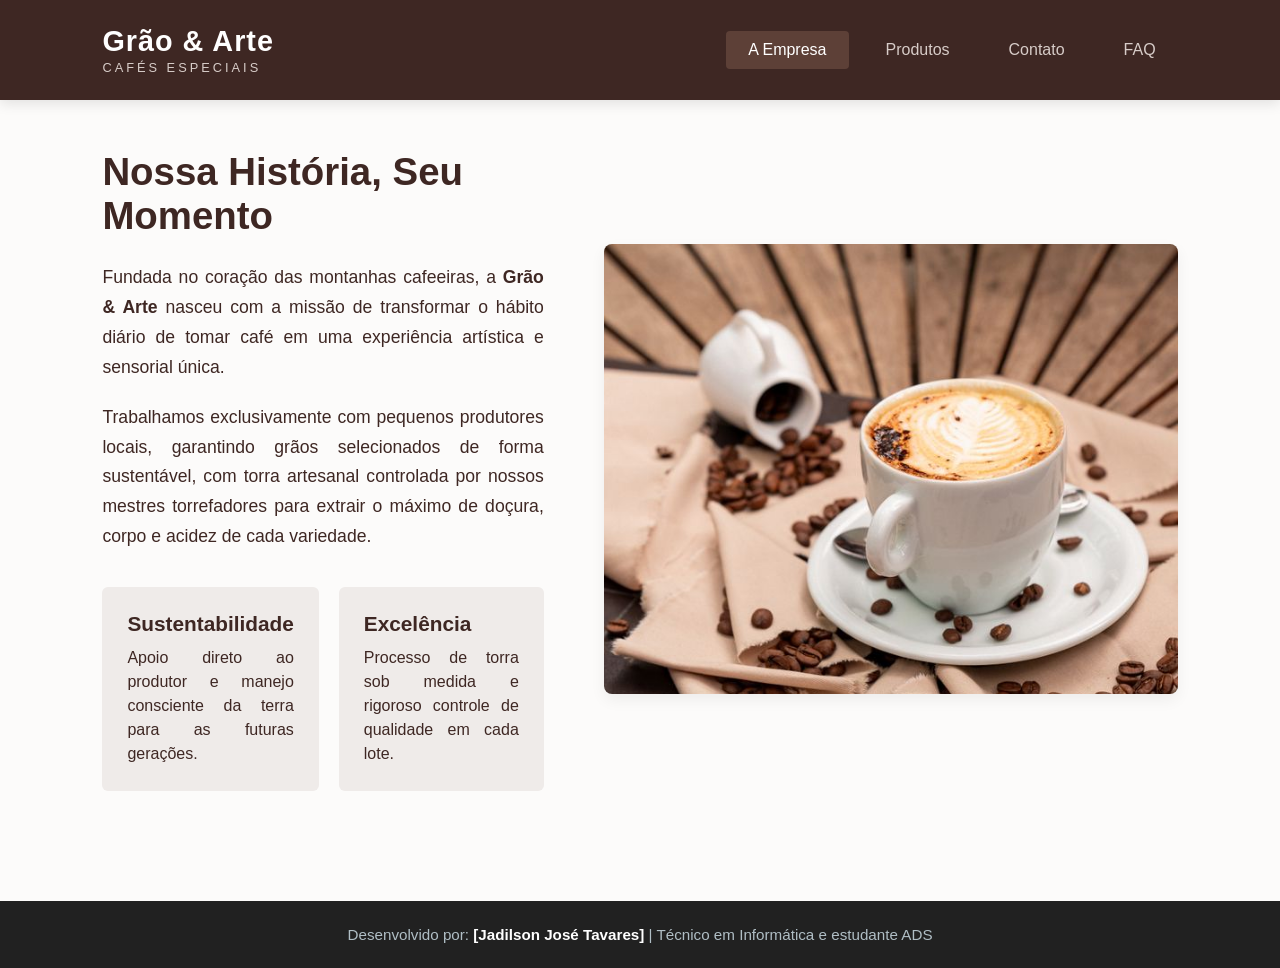
<file: index.html>
<!DOCTYPE html>
<html lang="pt-br">
<head>
    <meta charset="UTF-8">
    <meta name="viewport" content="width=device-width, initial-scale=1.0">
    <title>Grão & Arte | Home</title>
    <link rel="stylesheet" href="estilo.css">
</head>
<body>

    <header class="topo-site">
        <div class="logo-container">
            <div class="logo-texto">
                <h1>Grão & Arte</h1>
                <span>CAFÉS ESPECIAIS</span>
            </div>
        </div>
        
        <nav class="abas-navegacao">
            <a href="index.html" class="aba-link ativa">A Empresa</a>
            <a href="produtos.html" class="aba-link">Produtos</a>
            <a href="contato.html" class="aba-link">Contato</a>
            <a href="faq.html" class="aba-link">FAQ</a>
        </nav>
    </header>

    <main class="conteudo-principal">
        <section class="secao-empresa">
            <div class="empresa-texto">
                <h2>Nossa História, Seu Momento</h2>
                <p>Fundada no coração das montanhas cafeeiras, a <strong>Grão & Arte</strong> nasceu com a missão de transformar o hábito diário de tomar café em uma experiência artística e sensorial única.</p>
                <p>Trabalhamos exclusivamente com pequenos produtores locais, garantindo grãos selecionados de forma sustentável, com torra artesanal controlada por nossos mestres torrefadores para extrair o máximo de doçura, corpo e acidez de cada variedade.</p>
                
                <div class="valores-grid">
                    <div class="valor-card">
                        <h3>Sustentabilidade</h3>
                        <p>Apoio direto ao produtor e manejo consciente da terra para as futuras gerações.</p>
                    </div>
                    <div class="valor-card">
                        <h3>Excelência</h3>
                        <p>Processo de torra sob medida e rigoroso controle de qualidade em cada lote.</p>
                    </div>
                </div>
            </div>
            
            <div class="empresa-imagem">
                <img src="imagens/sobre.jpg" alt="Grãos de café selecionados" class="imagem-fluida">
            </div>
        </section>
    </main>

    <footer class="rodape-site">
        <p>Desenvolvido por: <strong>[Jadilson José Tavares]</strong> | Técnico em Informática e estudante ADS</p>
    </footer>

</body>
</html>
</file>
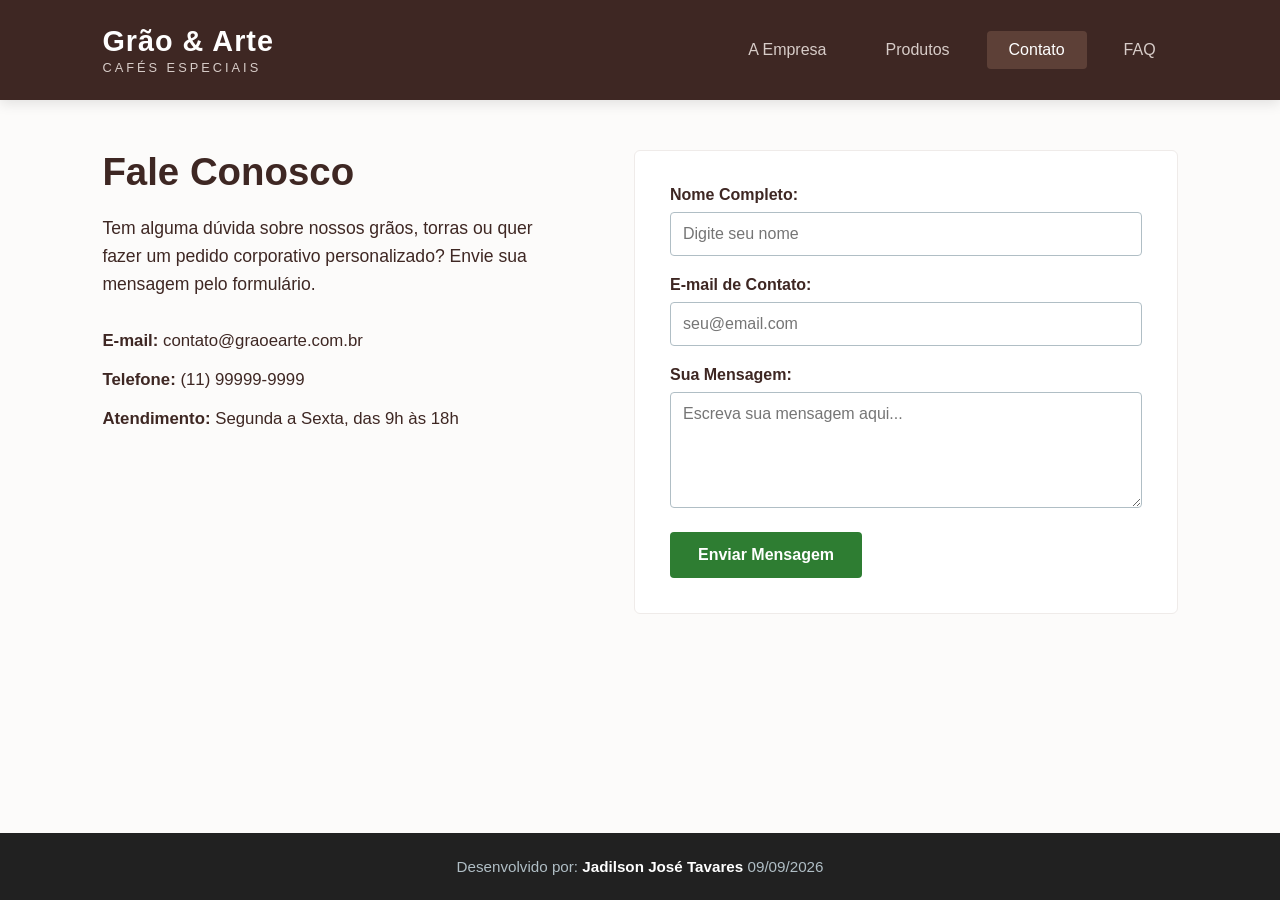
<file: contato.html>
<!DOCTYPE html>
<html lang="pt-br">
<head>
    <meta charset="UTF-8">
    <meta name="viewport" content="width=device-width, initial-scale=1.0">
    <title>Grão & Arte | Contato</title>
    <link rel="stylesheet" href="estilo.css">
</head>
<body>

    <header class="topo-site">
        <div class="logo-container">
            <div class="logo-texto">
                <h1>Grão & Arte</h1>
                <span>CAFÉS ESPECIAIS</span>
            </div>
        </div>
        <nav class="abas-navegacao">
            <a href="index.html" class="aba-link">A Empresa</a>
            <a href="produtos.html" class="aba-link">Produtos</a>
            <a href="contato.html" class="aba-link ativa">Contato</a>
            <a href="faq.html" class="aba-link">FAQ</a>
        </nav>
    </header>

    <main class="conteudo-principal">
        <section class="secao-contato">
            <div class="contato-info">
                <h2>Fale Conosco</h2>
                <p>Tem alguma dúvida sobre nossos grãos, torras ou quer fazer um pedido corporativo personalizado? Envie sua mensagem pelo formulário.</p>
                <div class="dados-diretos">
                    <p><strong>E-mail:</strong> contato@graoearte.com.br</p>
                    <p><strong>Telefone:</strong> (11) 99999-9999</p>
                    <p><strong>Atendimento:</strong> Segunda a Sexta, das 9h às 18h</p>
                </div>
            </div>

            <div class="contato-formulario">
                <form id="formContato" onsubmit="validarFormulario(event)">
                    <div class="campo-grupo">
                        <label for="nome">Nome Completo:</label>
                        <input type="text" id="nome" required placeholder="Digite seu nome">
                    </div>
                    <div class="campo-grupo">
                        <label for="email">E-mail de Contato:</label>
                        <input type="email" id="email" required placeholder="seu@email.com">
                    </div>
                    <div class="campo-grupo">
                        <label for="mensagem">Sua Mensagem:</label>
                        <textarea id="mensagem" rows="5" required placeholder="Escreva sua mensagem aqui..."></textarea>
                    </div>
                    <button type="submit" class="botao-enviar">Enviar Mensagem</button>
                </form>
                <div id="feedbackForm" class="feedback-sucesso"></div>
            </div>
        </section>
    </main>

    <footer class="rodape-site">
        <p>Desenvolvido por: <strong>Jadilson José Tavares</strong> 09/09/2026 </p>
    </footer>

    <script>
        function validarFormulario(event) {
            event.preventDefault();
            const nome = document.getElementById('nome').value.trim();
            const feedback = document.getElementById('feedbackForm');
            
            if(nome.length > 0) {
                feedback.innerText = "Obrigado, " + nome + "! Sua mensagem foi registrada com sucesso (Simulação).";
                feedback.style.display = "block";
                document.getElementById('formContato').reset();
            }
        }
    </script>
</body>
</html>
</file>
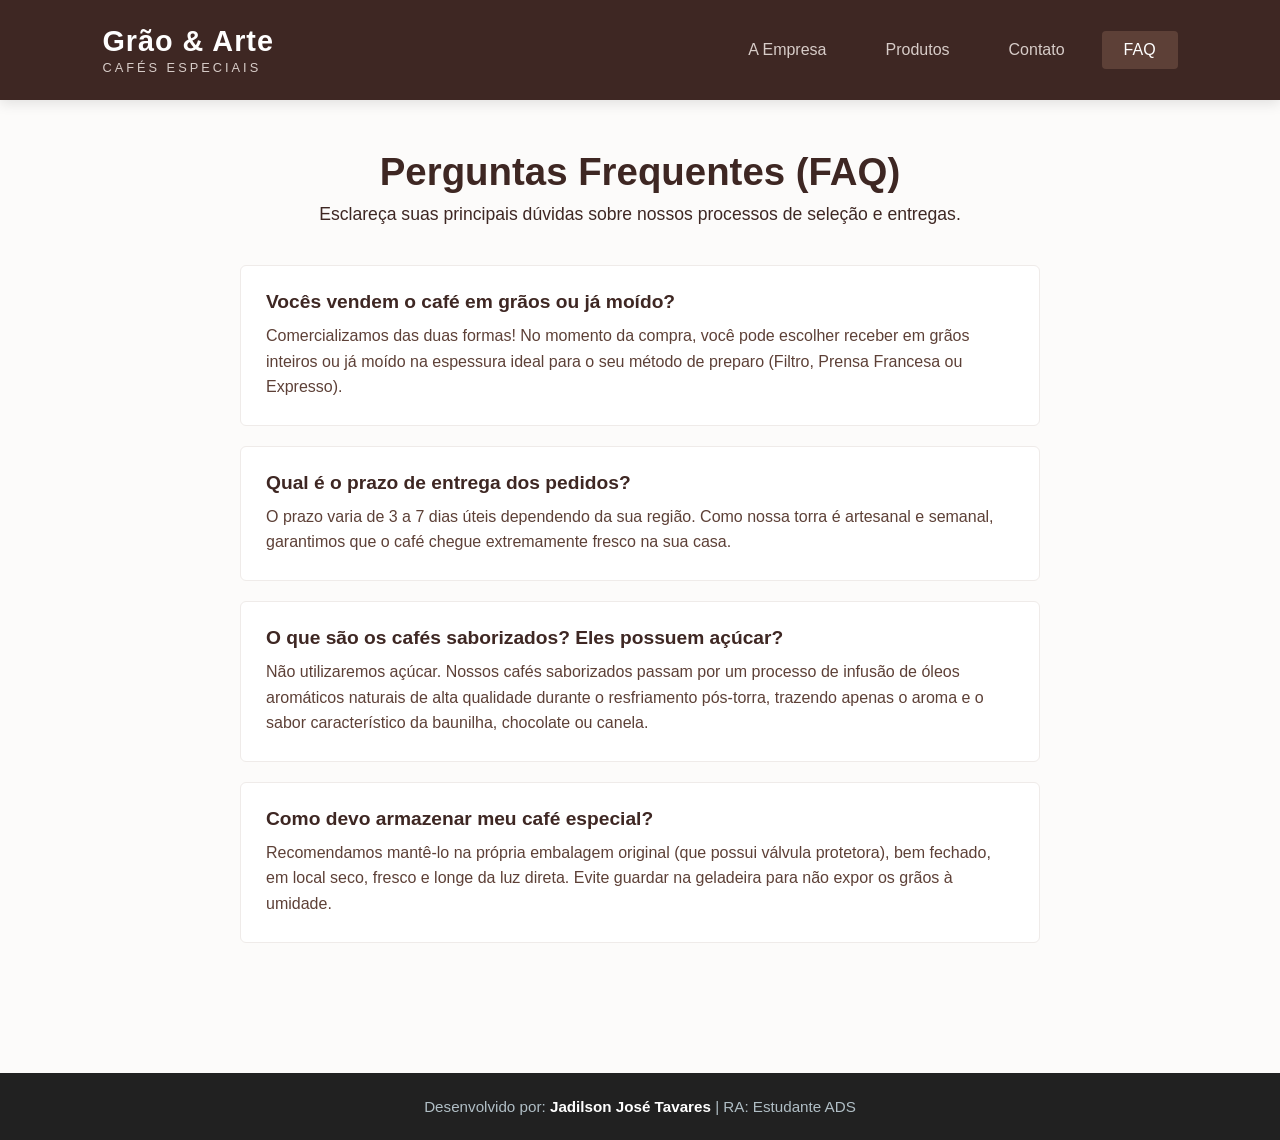
<file: faq.html>
<!DOCTYPE html>
<html lang="pt-br">
<head>
    <meta charset="UTF-8">
    <meta name="viewport" content="width=device-width, initial-scale=1.0">
    <title>Grão & Arte | FAQ</title>
    <link rel="stylesheet" href="estilo.css">
</head>
<body>

    <header class="topo-site">
        <div class="logo-container">
            <div class="logo-texto">
                <h1>Grão & Arte</h1>
                <span>CAFÉS ESPECIAIS</span>
            </div>
        </div>
        <nav class="abas-navegacao">
            <a href="index.html" class="aba-link">A Empresa</a>
            <a href="produtos.html" class="aba-link">Produtos</a>
            <a href="contato.html" class="aba-link">Contato</a>
            <a href="faq.html" class="aba-link ativa">FAQ</a>
        </nav>
    </header>

    <main class="conteudo-principal">
        <section class="secao-faq">
            <h2>Perguntas Frequentes (FAQ)</h2>
            <p class="faq-subtitulo">Esclareça suas principais dúvidas sobre nossos processos de seleção e entregas.</p>

            <div class="faq-lista">
                <div class="faq-item">
                    <h4>Vocês vendem o café em grãos ou já moído?</h4>
                    <p>Comercializamos das duas formas! No momento da compra, você pode escolher receber em grãos inteiros ou já moído na espessura ideal para o seu método de preparo (Filtro, Prensa Francesa ou Expresso).</p>
                </div>

                <div class="faq-item">
                    <h4>Qual é o prazo de entrega dos pedidos?</h4>
                    <p>O prazo varia de 3 a 7 dias úteis dependendo da sua região. Como nossa torra é artesanal e semanal, garantimos que o café chegue extremamente fresco na sua casa.</p>
                </div>

                <div class="faq-item">
                    <h4>O que são os cafés saborizados? Eles possuem açúcar?</h4>
                    <p>Não utilizaremos açúcar. Nossos cafés saborizados passam por um processo de infusão de óleos aromáticos naturais de alta qualidade durante o resfriamento pós-torra, trazendo apenas o aroma e o sabor característico da baunilha, chocolate ou canela.</p>
                </div>

                <div class="faq-item">
                    <h4>Como devo armazenar meu café especial?</h4>
                    <p>Recomendamos mantê-lo na própria embalagem original (que possui válvula protetora), bem fechado, em local seco, fresco e longe da luz direta. Evite guardar na geladeira para não expor os grãos à umidade.</p>
                </div>
            </div>
        </section>
    </main>

    <footer class="rodape-site">
        <p>Desenvolvido por: <strong>Jadilson José Tavares</strong> | RA: Estudante ADS</p>
    </footer>

</body>
</html>
</file>
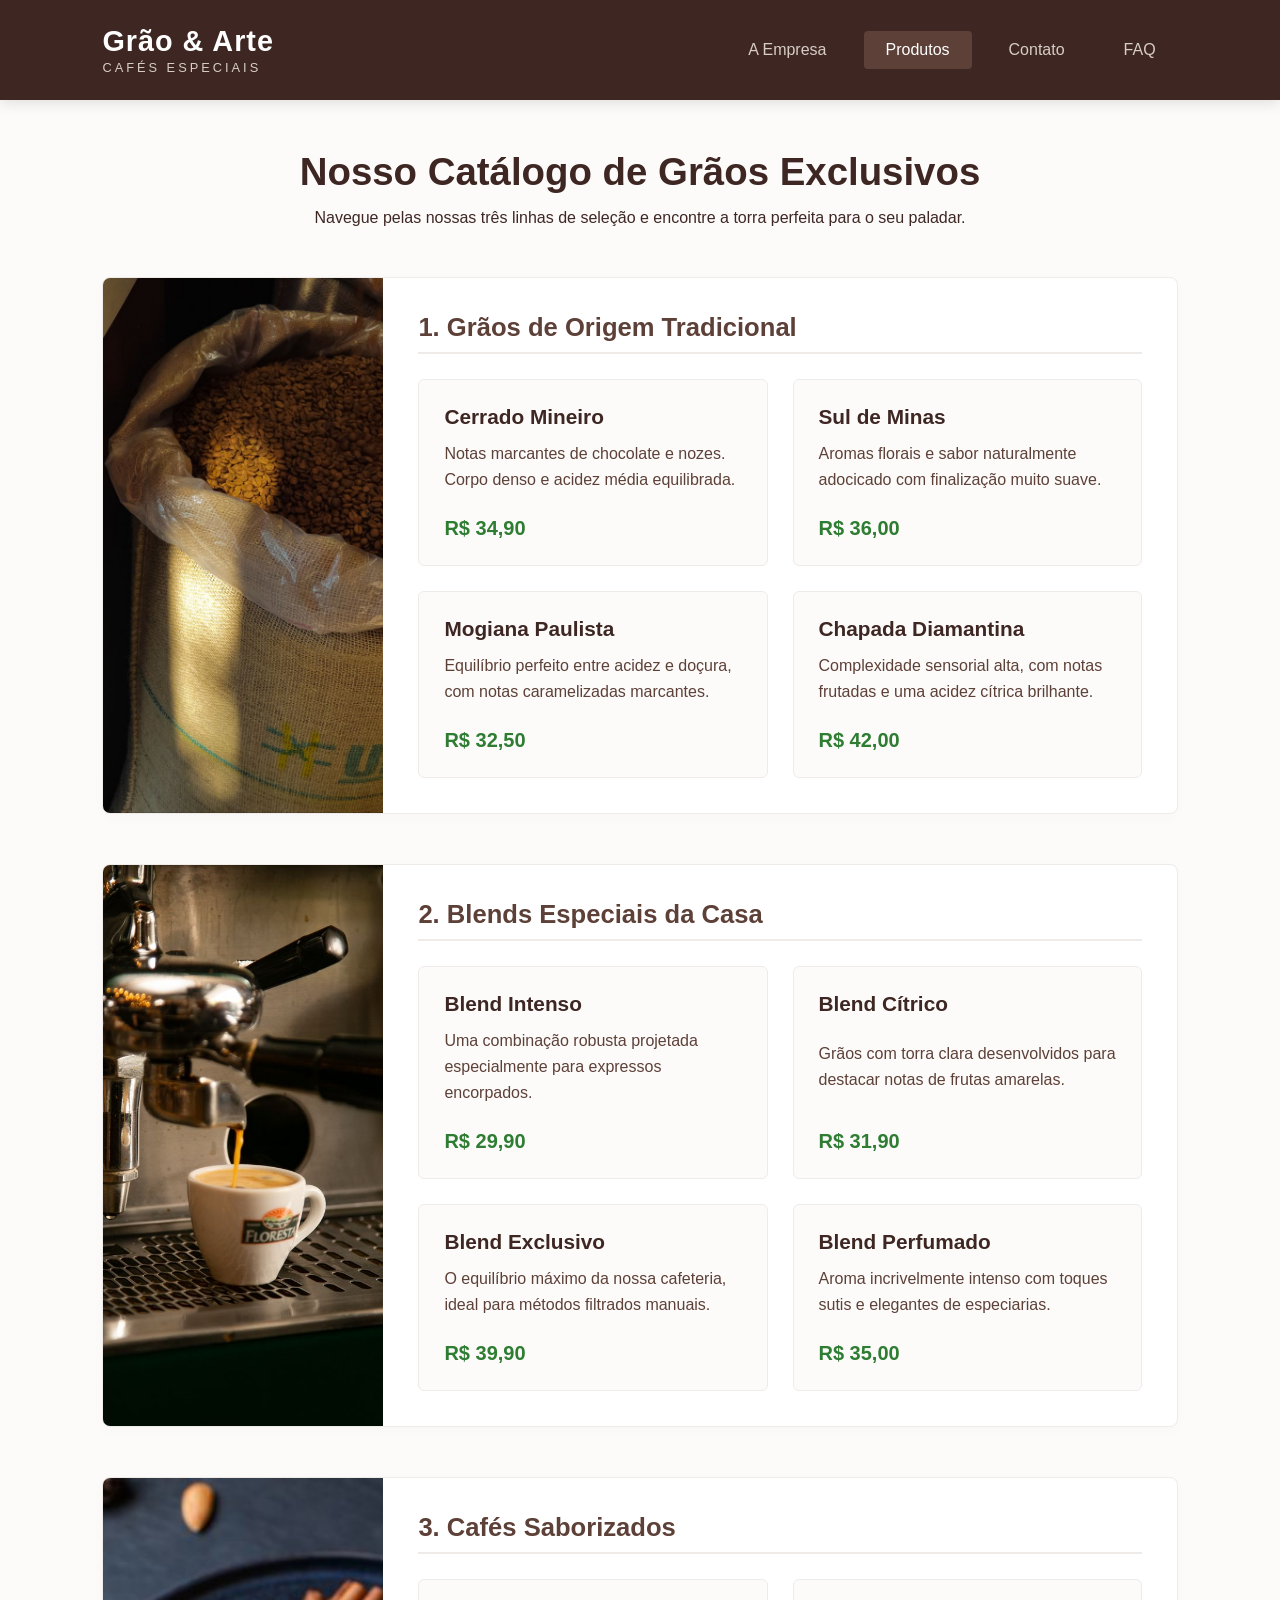
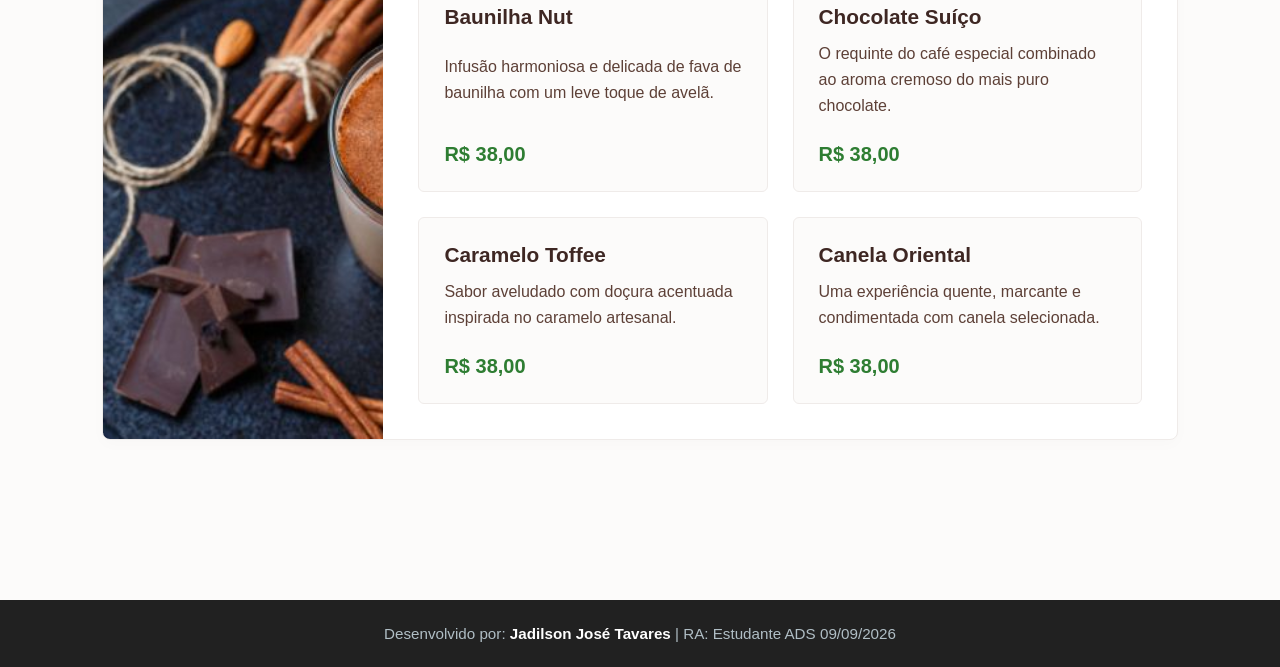
<file: produtos.html>
<!DOCTYPE html>
<html lang="pt-br">
<head>
    <meta charset="UTF-8">
    <meta name="viewport" content="width=device-width, initial-scale=1.0">
    <title>Grão & Arte | Produtos</title>
    <link rel="stylesheet" href="estilo.css">
</head>
<body>

    <header class="topo-site">
        <div class="logo-container">
            <div class="logo-texto">
                <h1>Grão & Arte</h1>
                <span>CAFÉS ESPECIAIS</span>
            </div>
        </div>
        <nav class="abas-navegacao">
            <a href="index.html" class="aba-link">A Empresa</a>
            <a href="produtos.html" class="aba-link ativa">Produtos</a>
            <a href="contato.html" class="aba-link">Contato</a>
            <a href="faq.html" class="aba-link">FAQ</a>
        </nav>
    </header>

    <main class="conteudo-principal">
        <section class="secao-produtos">
            <div class="produtos-introducao">
                <h2>Nosso Catálogo de Grãos Exclusivos</h2>
                <p>Navegue pelas nossas três linhas de seleção e encontre a torra perfeita para o seu paladar.</p>
            </div>

            <!-- LINHA 1: ORIGEM TRADICIONAL -->
            <div class="linha-categoria-container">
                <div class="categoria-banner">
                    <img src="imagens/linha1.jpg" alt="Grãos de Origem Tradicional" class="imagem-banner">
                </div>
                <div class="linha-categoria">
                    <h3>1. Grãos de Origem Tradicional</h3>
                    <div class="produtos-grid">
                        <div class="produto-card">
                            <h4>Cerrado Mineiro</h4>
                            <p>Notas marcantes de chocolate e nozes. Corpo denso e acidez média equilibrada.</p>
                            <span class="preco">R$ 34,90</span>
                        </div>
                        <div class="produto-card">
                            <h4>Sul de Minas</h4>
                            <p>Aromas florais e sabor naturalmente adocicado com finalização muito suave.</p>
                            <span class="preco">R$ 36,00</span>
                        </div>
                        <div class="produto-card">
                            <h4>Mogiana Paulista</h4>
                            <p>Equilíbrio perfeito entre acidez e doçura, com notas caramelizadas marcantes.</p>
                            <span class="preco">R$ 32,50</span>
                        </div>
                        <div class="produto-card">
                            <h4>Chapada Diamantina</h4>
                            <p>Complexidade sensorial alta, com notas frutadas e uma acidez cítrica brilhante.</p>
                            <span class="preco">R$ 42,00</span>
                        </div>
                    </div>
                </div>
            </div>

            <!-- LINHA 2: BLENDS AUTORAIS -->
            <div class="linha-categoria-container">
                <div class="categoria-banner">
                    <img src="imagens/linha2.jpg" alt="Blends Especiais da Casa" class="imagem-banner">
                </div>
                <div class="linha-categoria">
                    <h3>2. Blends Especiais da Casa</h3>
                    <div class="produtos-grid">
                        <div class="produto-card">
                            <h4>Blend Intenso</h4>
                            <p>Uma combinação robusta projetada especialmente para expressos encorpados.</p>
                            <span class="preco">R$ 29,90</span>
                        </div>
                        <div class="produto-card">
                            <h4>Blend Cítrico</h4>
                            <p>Grãos com torra clara desenvolvidos para destacar notas de frutas amarelas.</p>
                            <span class="preco">R$ 31,90</span>
                        </div>
                        <div class="produto-card">
                            <h4>Blend Exclusivo</h4>
                            <p>O equilíbrio máximo da nossa cafeteria, ideal para métodos filtrados manuais.</p>
                            <span class="preco">R$ 39,90</span>
                        </div>
                        <div class="produto-card">
                            <h4>Blend Perfumado</h4>
                            <p>Aroma incrivelmente intenso com toques sutis e elegantes de especiarias.</p>
                            <span class="preco">R$ 35,00</span>
                        </div>
                    </div>
                </div>
            </div>

            <!-- LINHA 3: SABORIZADOS -->
            <div class="linha-categoria-container">
                <div class="categoria-banner">
                    <img src="imagens/linha3.jpg" alt="Cafés Saborizados" class="imagem-banner">
                </div>
                <div class="linha-categoria">
                    <h3>3. Cafés Saborizados</h3>
                    <div class="produtos-grid">
                        <div class="produto-card">
                            <h4>Baunilha Nut</h4>
                            <p>Infusão harmoniosa e delicada de fava de baunilha com um leve toque de avelã.</p>
                            <span class="preco">R$ 38,00</span>
                        </div>
                        <div class="produto-card">
                            <h4>Chocolate Suíço</h4>
                            <p>O requinte do café especial combinado ao aroma cremoso do mais puro chocolate.</p>
                            <span class="preco">R$ 38,00</span>
                        </div>
                        <div class="produto-card">
                            <h4>Caramelo Toffee</h4>
                            <p>Sabor aveludado com doçura acentuada inspirada no caramelo artesanal.</p>
                            <span class="preco">R$ 38,00</span>
                        </div>
                        <div class="produto-card">
                            <h4>Canela Oriental</h4>
                            <p>Uma experiência quente, marcante e condimentada com canela selecionada.</p>
                            <span class="preco">R$ 38,00</span>
                        </div>
                    </div>
                </div>
            </div>
        </section>
    </main>

    <footer class="rodape-site">
        <p>Desenvolvido por: <strong>Jadilson José Tavares </strong> | RA: Estudante ADS 09/09/2026</p>
    </footer>

</body>
</html>
</file>
<file: estilo.css>
/* ==========================================================================
   CONFIGURAÇÕES GERAIS E RESETS
   ========================================================================== */
* {
    margin: 0;
    padding: 0;
    box-sizing: border-box;
    font-family: 'Segoe UI', Tahoma, Geneva, Verdana, sans-serif;
}

body {
    background-color: #fcfbfa;
    color: #3e2723;
    display: flex;
    flex-direction: column;
    min-height: 100vh;
}

/* ==========================================================================
   TOPO DO SITE (LOGOMARCA E NAVEGAÇÃO POR ABAS)
   ========================================================================== */
.topo-site {
    background-color: #3e2723;
    color: #fff;
    display: flex;
    justify-content: space-between;
    align-items: center;
    padding: 25px 8%;
    box-shadow: 0 4px 12px rgba(0, 0, 0, 0.1);
}

.logo-texto h1 {
    font-size: 1.8rem;
    font-weight: 700;
    letter-spacing: 1px;
    color: #fff;
}

.logo-texto span {
    font-size: 0.8rem;
    color: #d7ccc8;
    letter-spacing: 3px;
    display: block;
    margin-top: 2px;
}

.abas-navegacao {
    display: flex;
    gap: 15px;
}

.aba-link {
    color: #d7ccc8;
    text-decoration: none;
    padding: 10px 22px;
    border-radius: 4px;
    font-weight: 500;
    font-size: 1rem;
    transition: all 0.2s ease-in-out;
}

/* Efeito visual ao passar o mouse nas abas e indicador de ativa */
.aba-link:hover, .aba-link.ativa {
    color: #fff;
    background-color: #5d4037;
}

/* ==========================================================================
   CONTEÚDO PRINCIPAL
   ========================================================================== */
.conteudo-principal {
    flex: 1;
    padding: 50px 8%;
}

/* ABA 1: EMPRESA */
.secao-empresa {
    display: flex;
    align-items: center;
    gap: 60px;
}

.empresa-texto {
    flex: 1;
}

.empresa-texto h2 {
    font-size: 2.4rem;
    color: #3e2723;
    margin-bottom: 25px;
}

.empresa-texto p {
    font-size: 1.1rem;
    line-height: 1.7;
    margin-bottom: 20px;
    text-align: justify;
}

.valores-grid {
    display: flex;
    gap: 20px;
    margin-top: 35px;
}

.valor-card {
    background-color: #efebe9;
    padding: 25px;
    border-radius: 6px;
    flex: 1;
}

.valor-card h3 {
    margin-bottom: 10px;
    color: #3e2723;
    font-size: 1.3rem;
}

.valor-card p {
    font-size: 1rem;
    line-height: 1.5;
    margin-bottom: 0;
}

.empresa-imagem {
    flex: 1.3; /* Aumenta um pouco a largura máxima do espaço da imagem */
    width: 100%;
}

.imagem-fluida {
    width: 100%;
    height: 450px; /* Aumentamos um pouco a altura para ganhar mais espaço vertical */
    
    /* Mantemos o cover para preencher tudo, mas adicionamos o posicionamento abaixo */
    object-fit: cover; 
    
    /* Centraliza a imagem na horizontal e na vertical. 
       Se o texto estiver muito em cima, você pode mudar para "center top" */
    object-position: center center; 
    
    border-radius: 8px;
    box-shadow: 0 6px 15px rgba(0,0,0,0.06);
}

/* ==========================================================================
   PÁGINA DE PRODUTOS (GRID E CARDS COM BANNER)
   ========================================================================== */
.produtos-introducao {
    text-align: center;
    margin-bottom: 50px;
}

.produtos-introducao h2 {
    font-size: 2.4rem;
    color: #3e2723;
    margin-bottom: 15px;
}

/* Agrupa o banner e a lista de produtos da categoria */
.linha-categoria-container {
    background-color: #fff;
    border: 1px solid #efebe9;
    border-radius: 8px;
    overflow: hidden;
    margin-bottom: 50px;
    box-shadow: 0 4px 15px rgba(0,0,0,0.02);
    
    display: flex; /* Alinha o banner e os produtos lado a lado */
}
.categoria-banner {
    flex: 0 0 280px; /* Trava a largura da foto em 280px */
    height: auto; /* A altura vai se adaptar automaticamente ao tamanho dos blocos de produtos */
}

.imagem-banner {
    width: 100%;
    height: 100%;
    object-fit: cover;
}

.linha-categoria {
    flex: 1; /* Ocupa todo o resto do espaço da tela */
    padding: 35px;
}
.linha-categoria h3 {
    font-size: 1.6rem;
    color: #5d4037;
    margin-bottom: 25px;
    border-bottom: 2px solid #efebe9;
    padding-bottom: 10px;
}

.produtos-grid {
    display: grid;
    grid-template-columns: repeat(auto-fit, minmax(240px, 1fr));
    gap: 25px;
}

.produto-card {
    background-color: #fcfbfa;
    border: 1px solid #efebe9;
    padding: 25px;
    border-radius: 6px;
    display: flex;
    flex-direction: column;
    justify-content: space-between;
    transition: transform 0.2s, box-shadow 0.2s;
}

.produto-card:hover {
    transform: translateY(-4px);
    box-shadow: 0 8px 20px rgba(0,0,0,0.06);
}

.produto-card h4 {
    font-size: 1.3rem;
    color: #3e2723;
    margin-bottom: 12px;
}

.produto-card p {
    font-size: 1rem;
    line-height: 1.6;
    color: #5d4037;
    margin-bottom: 25px;
}

.preco {
    font-size: 1.25rem;
    font-weight: 700;
    color: #2e7d32;
}

/* ABA 3: CONTATO */
.secao-contato {
    display: flex;
    gap: 60px;
}

.contato-info {
    flex: 1;
}

.contato-info h2 {
    font-size: 2.4rem;
    margin-bottom: 20px;
}

.contato-info p {
    font-size: 1.1rem;
    line-height: 1.6;
    margin-bottom: 30px;
}

.dados-diretos p {
    margin-bottom: 12px;
    font-size: 1.05rem;
}

.contato-formulario {
    flex: 1;
    background-color: #fff;
    padding: 35px;
    border-radius: 6px;
    border: 1px solid #efebe9;
}

.campo-grupo {
    margin-bottom: 20px;
}

.campo-grupo label {
    display: block;
    margin-bottom: 8px;
    font-weight: 600;
}

.campo-grupo input, .campo-grupo textarea {
    width: 100%;
    padding: 12px;
    border: 1px solid #b0bec5;
    border-radius: 4px;
    font-size: 1rem;
}

.botao-enviar {
    background-color: #2e7d32;
    color: #fff;
    border: none;
    padding: 14px 28px;
    font-size: 1rem;
    font-weight: 600;
    border-radius: 4px;
    cursor: pointer;
    transition: background 0.2s;
}

.botao-enviar:hover {
    background-color: #1b5e20;
}

.feedback-sucesso {
    margin-top: 20px;
    padding: 15px;
    background-color: #e8f5e9;
    color: #1b5e20;
    border-left: 4px solid #2e7d32;
    border-radius: 4px;
    display: none;
}

/* ABA 4: FAQ */
.secao-faq h2 {
    font-size: 2.4rem;
    text-align: center;
    margin-bottom: 10px;
}

.faq-subtitulo {
    text-align: center;
    font-size: 1.1rem;
    margin-bottom: 40px;
}

.faq-lista {
    max-width: 800px;
    margin: 0 auto;
}

.faq-item {
    background-color: #fff;
    border: 1px solid #efebe9;
    padding: 25px;
    border-radius: 6px;
    margin-bottom: 20px;
}

.faq-item h4 {
    font-size: 1.2rem;
    color: #3e2723;
    margin-bottom: 10px;
}

.faq-item p {
    font-size: 1rem;
    line-height: 1.6;
    color: #5d4037;
}

/* ==========================================================================
   RODAPÉ DO SITE
   ========================================================================== */
.rodape-site {
    background-color: #212121;
    color: #b0bec5;
    text-align: center;
    padding: 25px;
    font-size: 0.95rem;
    margin-top: 60px;
}

.rodape-site strong {
    color: #fff;
}
</file>
